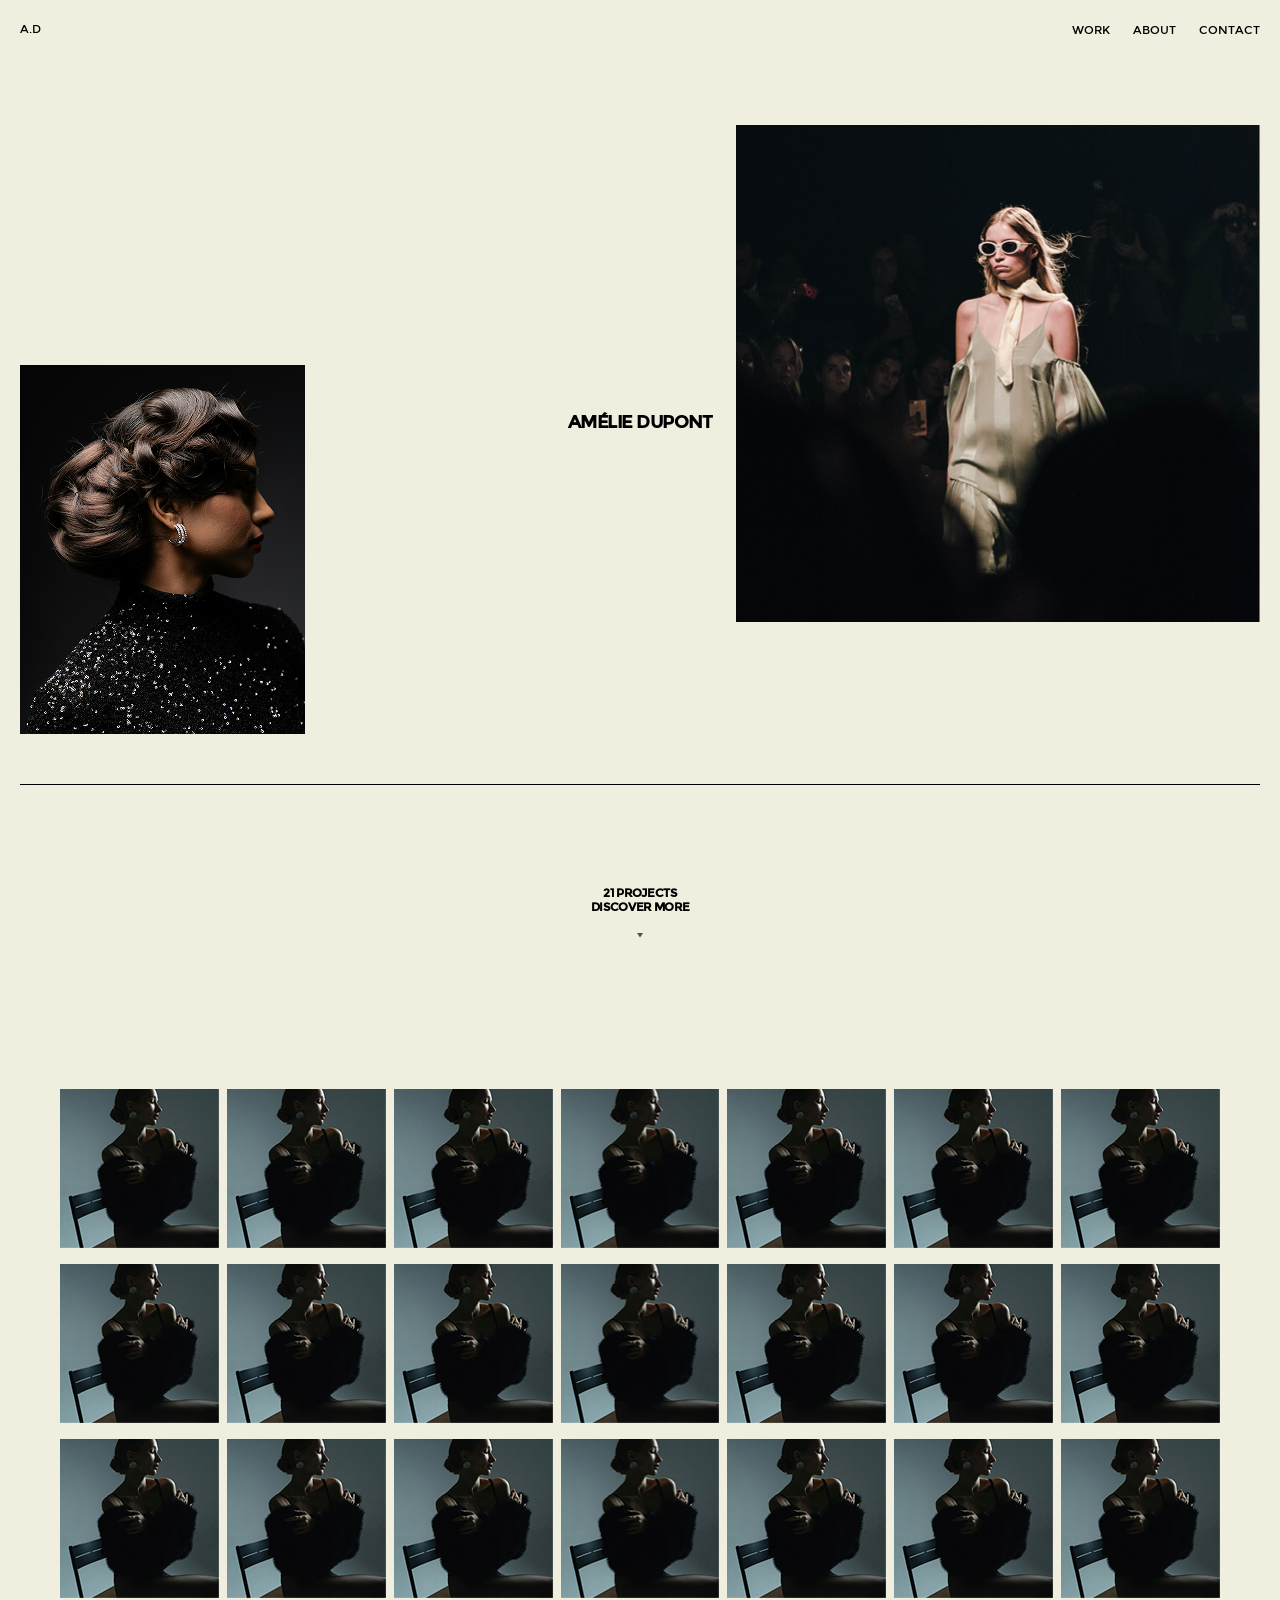
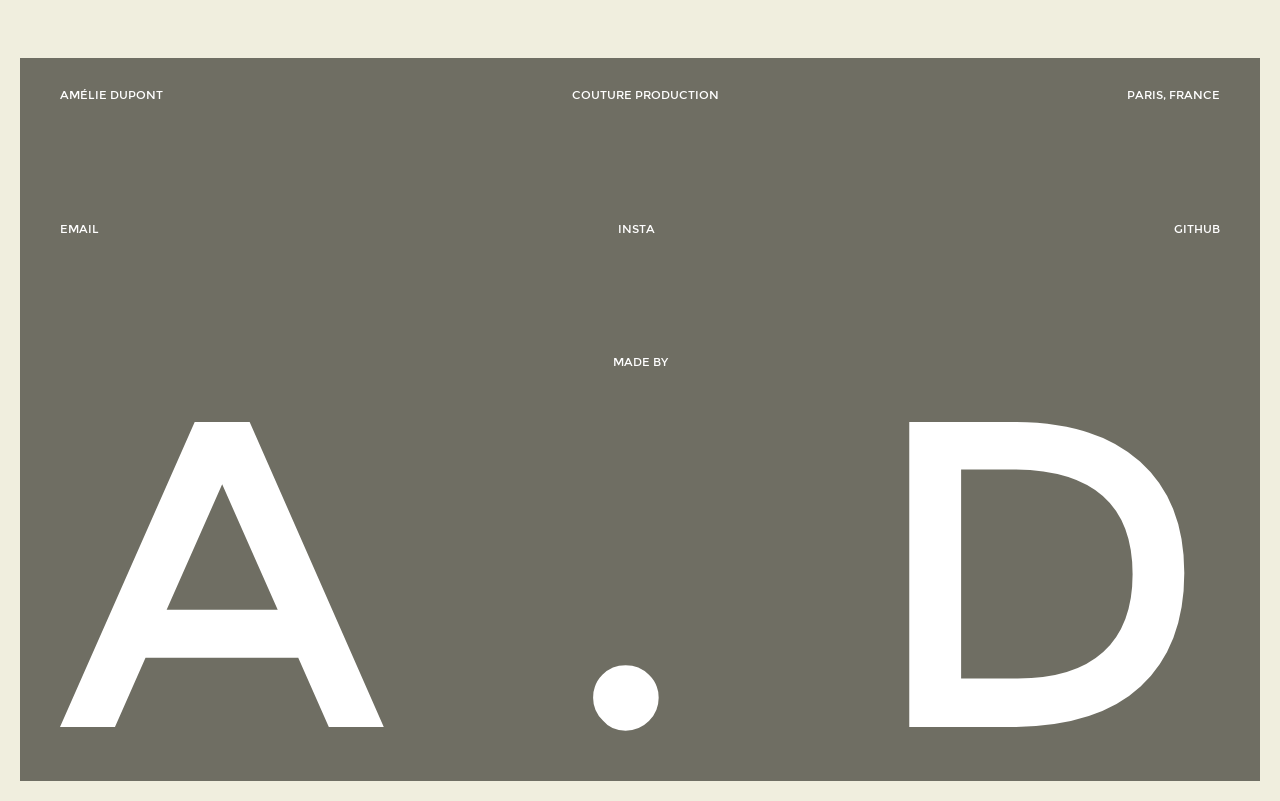
<file: index.html>
<!doctype html>
<html lang="en">
  <head>
    <meta charset="UTF-8" />
    <meta name="viewport" content="width=device-width, initial-scale=1.0" />
    <meta
      name="description"
      content="Amélie Dupont — minimalist fashion brand rooted in Parisian elegance. Discover curated collections that celebrate refined simplicity and timeless style."
    />
    <meta property="og:title" content="Amélie Dupont" />
    <meta
      property="og:description"
      content="Amélie Dupont — minimalist fashion brand rooted in Parisian elegance. Discover curated collections that celebrate refined simplicity and timeless style."
    />
    <meta property="og:url" content="https://ameliedupont.com/" />
    <meta property="og:image" content="./images/favicon.png" />
    <meta property="twitter:card" content="summary_large_image" />
    <link rel="stylesheet" href="./fonts/fonts.css" />
    <link rel="stylesheet" href="./styles/homepage-styles/global.css" />
    <link rel="stylesheet" href="./styles/homepage-styles/style.css" />
    <link rel="stylesheet" href="./styles/homepage-styles/adaptive.css" />
    <link rel="icon" href="./images/favicon.ico" sizes="any" />
    <link rel="icon" href="./images/favicon.svg?v=2" type="image/svg+xml" />
    <link rel="apple-touch-icon" href="./images/favicon.png" />
    <title>Amélie Dupont</title>
  </head>
  <body>
    <!--Header-->

    <header class="header" id="head">
      <a
        href="./index.html"
        class="header__logo-link"
        aria-label="Amélie Dupont — Home"
        >a.d</a
      >
      <nav class="header__navigation">
        <ul class="navigation__list">
          <li class="navigation__list-item">
            <a href="./pages/work.html" class="navigation__list-item-link"
              >Work</a
            >
          </li>
          <li class="navigation__list-item">
            <a href="./pages/about.html" class="navigation__list-item-link"
              >About</a
            >
          </li>

          <li class="navigation__list-item">
            <a href="#" class="navigation__list-item-link">Contact</a>
          </li>
        </ul>
      </nav>
    </header>

    <!--/Header-->

    <!--Main-->

    <main class="main">
      <section class="hero">
        <img
          src="./images/image-left.png"
          alt="Profile portrait of woman with elegant vintage updo hairstyle wearing black sequined dress and diamond earrings"
          class="hero__image-left"
        />
        <div class="hero__heading-container">
          <h1 class="hero__heading">Amélie Dupont</h1>
        </div>
        <img
          src="./images/image-right.png"
          alt="Blonde model walking down fashion runway wearing white sunglasses and flowing cream colored outfit"
          class="hero__image-right"
        />
      </section>

      <section class="projects">
        <div class="projects__discover-more">
          <h2 class="projects__discover-more_heading">
            <span class="projects__discover-more_heading-text"
              >21 projects</span
            >
            <span class="projects__discover-more_heading-text"
              >Discover more</span
            >
          </h2>
          <img
            src="./images/arrow-down.svg"
            alt=""
            class="projects__discover-more_arrow"
          />
        </div>

        <!--Grid-->

        <div class="projects__grid">
          <a
            href="https://github.com/clakoxfiles"
            class="projects__grid-item"
            target="_blank"
            rel="noopener noreferrer"
          >
            <img
              src="./images/grid-image.png"
              alt="Woman sitting on chair in dramatic silhouette wearing black outfit"
              class="projects__grid-image"
            />
            <div class="overlay">
              <p class="overlay__text">Enter</p>
            </div>
          </a>
          <a
            href="https://github.com/clakoxfiles"
            class="projects__grid-item"
            target="_blank"
            rel="noopener noreferrer"
          >
            <img
              src="./images/grid-image.png"
              alt="Woman sitting on chair in dramatic silhouette wearing black outfit"
              class="projects__grid-image"
            />
            <div class="overlay">
              <p class="overlay__text">Enter</p>
            </div>
          </a>
          <a
            href="https://github.com/clakoxfiles"
            class="projects__grid-item"
            target="_blank"
            rel="noopener noreferrer"
          >
            <img
              src="./images/grid-image.png"
              alt="Woman sitting on chair in dramatic silhouette wearing black outfit"
              class="projects__grid-image"
            />
            <div class="overlay">
              <p class="overlay__text">Enter</p>
            </div>
          </a>
          <a
            href="https://github.com/clakoxfiles"
            class="projects__grid-item"
            target="_blank"
            rel="noopener noreferrer"
          >
            <img
              src="./images/grid-image.png"
              alt="Woman sitting on chair in dramatic silhouette wearing black outfit"
              class="projects__grid-image"
            />
            <div class="overlay">
              <p class="overlay__text">Enter</p>
            </div>
          </a>
          <a
            href="https://github.com/clakoxfiles"
            class="projects__grid-item"
            target="_blank"
            rel="noopener noreferrer"
          >
            <img
              src="./images/grid-image.png"
              alt="Woman sitting on chair in dramatic silhouette wearing black outfit"
              class="projects__grid-image"
            />
            <div class="overlay">
              <p class="overlay__text">Enter</p>
            </div>
          </a>
          <a
            href="https://github.com/clakoxfiles"
            class="projects__grid-item"
            target="_blank"
            rel="noopener noreferrer"
          >
            <img
              src="./images/grid-image.png"
              alt="Woman sitting on chair in dramatic silhouette wearing black outfit"
              class="projects__grid-image"
            />
            <div class="overlay">
              <p class="overlay__text">Enter</p>
            </div>
          </a>
          <a
            href="https://github.com/clakoxfiles"
            class="projects__grid-item"
            target="_blank"
            rel="noopener noreferrer"
          >
            <img
              src="./images/grid-image.png"
              alt="Woman sitting on chair in dramatic silhouette wearing black outfit"
              class="projects__grid-image"
            />
            <div class="overlay">
              <p class="overlay__text">Enter</p>
            </div>
          </a>
          <a
            href="https://github.com/clakoxfiles"
            class="projects__grid-item"
            target="_blank"
            rel="noopener noreferrer"
          >
            <img
              src="./images/grid-image.png"
              alt="Woman sitting on chair in dramatic silhouette wearing black outfit"
              class="projects__grid-image"
            />
            <div class="overlay">
              <p class="overlay__text">Enter</p>
            </div>
          </a>
          <a
            href="https://github.com/clakoxfiles"
            class="projects__grid-item"
            target="_blank"
            rel="noopener noreferrer"
          >
            <img
              src="./images/grid-image.png"
              alt="Woman sitting on chair in dramatic silhouette wearing black outfit"
              class="projects__grid-image"
            />
            <div class="overlay">
              <p class="overlay__text">Enter</p>
            </div>
          </a>
          <a
            href="https://github.com/clakoxfiles"
            class="projects__grid-item"
            target="_blank"
            rel="noopener noreferrer"
          >
            <img
              src="./images/grid-image.png"
              alt="Woman sitting on chair in dramatic silhouette wearing black outfit"
              class="projects__grid-image"
            />
            <div class="overlay">
              <p class="overlay__text">Enter</p>
            </div>
          </a>
          <a
            href="https://github.com/clakoxfiles"
            class="projects__grid-item"
            target="_blank"
            rel="noopener noreferrer"
          >
            <img
              src="./images/grid-image.png"
              alt="Woman sitting on chair in dramatic silhouette wearing black outfit"
              class="projects__grid-image"
            />
            <div class="overlay">
              <p class="overlay__text">Enter</p>
            </div>
          </a>
          <a
            href="https://github.com/clakoxfiles"
            class="projects__grid-item"
            target="_blank"
            rel="noopener noreferrer"
          >
            <img
              src="./images/grid-image.png"
              alt="Woman sitting on chair in dramatic silhouette wearing black outfit"
              class="projects__grid-image"
            />
            <div class="overlay">
              <p class="overlay__text">Enter</p>
            </div>
          </a>
          <a
            href="https://github.com/clakoxfiles"
            class="projects__grid-item"
            target="_blank"
            rel="noopener noreferrer"
          >
            <img
              src="./images/grid-image.png"
              alt="Woman sitting on chair in dramatic silhouette wearing black outfit"
              class="projects__grid-image"
            />
            <div class="overlay">
              <p class="overlay__text">Enter</p>
            </div>
          </a>
          <a
            href="https://github.com/clakoxfiles"
            class="projects__grid-item"
            target="_blank"
            rel="noopener noreferrer"
          >
            <img
              src="./images/grid-image.png"
              alt="Woman sitting on chair in dramatic silhouette wearing black outfit"
              class="projects__grid-image"
            />
            <div class="overlay">
              <p class="overlay__text">Enter</p>
            </div>
          </a>
          <a
            href="https://github.com/clakoxfiles"
            class="projects__grid-item"
            target="_blank"
            rel="noopener noreferrer"
          >
            <img
              src="./images/grid-image.png"
              alt="Woman sitting on chair in dramatic silhouette wearing black outfit"
              class="projects__grid-image"
            />
            <div class="overlay">
              <p class="overlay__text">Enter</p>
            </div>
          </a>
          <a
            href="https://github.com/clakoxfiles"
            class="projects__grid-item"
            target="_blank"
            rel="noopener noreferrer"
          >
            <img
              src="./images/grid-image.png"
              alt="Woman sitting on chair in dramatic silhouette wearing black outfit"
              class="projects__grid-image"
            />
            <div class="overlay">
              <p class="overlay__text">Enter</p>
            </div>
          </a>
          <a
            href="https://github.com/clakoxfiles"
            class="projects__grid-item"
            target="_blank"
            rel="noopener noreferrer"
          >
            <img
              src="./images/grid-image.png"
              alt="Woman sitting on chair in dramatic silhouette wearing black outfit"
              class="projects__grid-image"
            />
            <div class="overlay">
              <p class="overlay__text">Enter</p>
            </div>
          </a>
          <a
            href="https://github.com/clakoxfiles"
            class="projects__grid-item"
            target="_blank"
            rel="noopener noreferrer"
          >
            <img
              src="./images/grid-image.png"
              alt="Woman sitting on chair in dramatic silhouette wearing black outfit"
              class="projects__grid-image"
            />
            <div class="overlay">
              <p class="overlay__text">Enter</p>
            </div>
          </a>
          <a
            href="https://github.com/clakoxfiles"
            class="projects__grid-item"
            target="_blank"
            rel="noopener noreferrer"
          >
            <img
              src="./images/grid-image.png"
              alt="Woman sitting on chair in dramatic silhouette wearing black outfit"
              class="projects__grid-image"
            />
            <div class="overlay">
              <p class="overlay__text">Enter</p>
            </div>
          </a>
          <a
            href="https://github.com/clakoxfiles"
            class="projects__grid-item"
            target="_blank"
            rel="noopener noreferrer"
          >
            <img
              src="./images/grid-image.png"
              alt="Woman sitting on chair in dramatic silhouette wearing black outfit"
              class="projects__grid-image"
            />
            <div class="overlay">
              <p class="overlay__text">Enter</p>
            </div>
          </a>
          <a
            href="https://github.com/clakoxfiles"
            class="projects__grid-item"
            target="_blank"
            rel="noopener noreferrer"
          >
            <img
              src="./images/grid-image.png"
              alt="Woman sitting on chair in dramatic silhouette wearing black outfit"
              class="projects__grid-image"
            />
            <div class="overlay">
              <p class="overlay__text">Enter</p>
            </div>
          </a>
        </div>

        <!--/Grid-->
      </section>
    </main>

    <!--/Main-->

    <!--Footer-->

    <footer class="footer">
      <div class="footer__upper-links">
        <a href="#head" class="footer__upper-links-text header-chain-link"
          >Amélie Dupont</a
        >
        <p class="footer__upper-links-text">Couture Production</p>
        <p class="footer__upper-links-text">Paris, France</p>
      </div>

      <div class="footer__middle-links">
        <ul class="footer__middle-links-socials-list">
          <li class="socials-list-item">
            <a
              href="mailto:grindhardtclako@gmail.com"
              class="socials-list-link"
              rel="noopener noreferrer"
              >Email</a
            >
          </li>
          <li class="socials-list-item">
            <a
              href="https://www.instagram.com/grindhardtclako"
              class="socials-list-link"
              target="_blank"
              rel="noopener noreferrer"
              >Insta</a
            >
          </li>
          <li class="socials-list-item">
            <a
              href="https://github.com/clakoxfiles"
              class="socials-list-link"
              target="_blank"
              rel="noopener noreferrer"
              >Github</a
            >
          </li>
        </ul>

        <div class="footer__made-by_container">
          <p class="footer__middle-links-made-by">Made by</p>
        </div>
      </div>

      <div class="footer__initials">
        <p class="footer__initials-text" aria-hidden="true">A</p>
        <p class="footer__initials-text" aria-hidden="true">.</p>
        <p class="footer__initials-text" aria-hidden="true">D</p>
      </div>
    </footer>

    <!--/Footer-->
  </body>
</html>
</file>
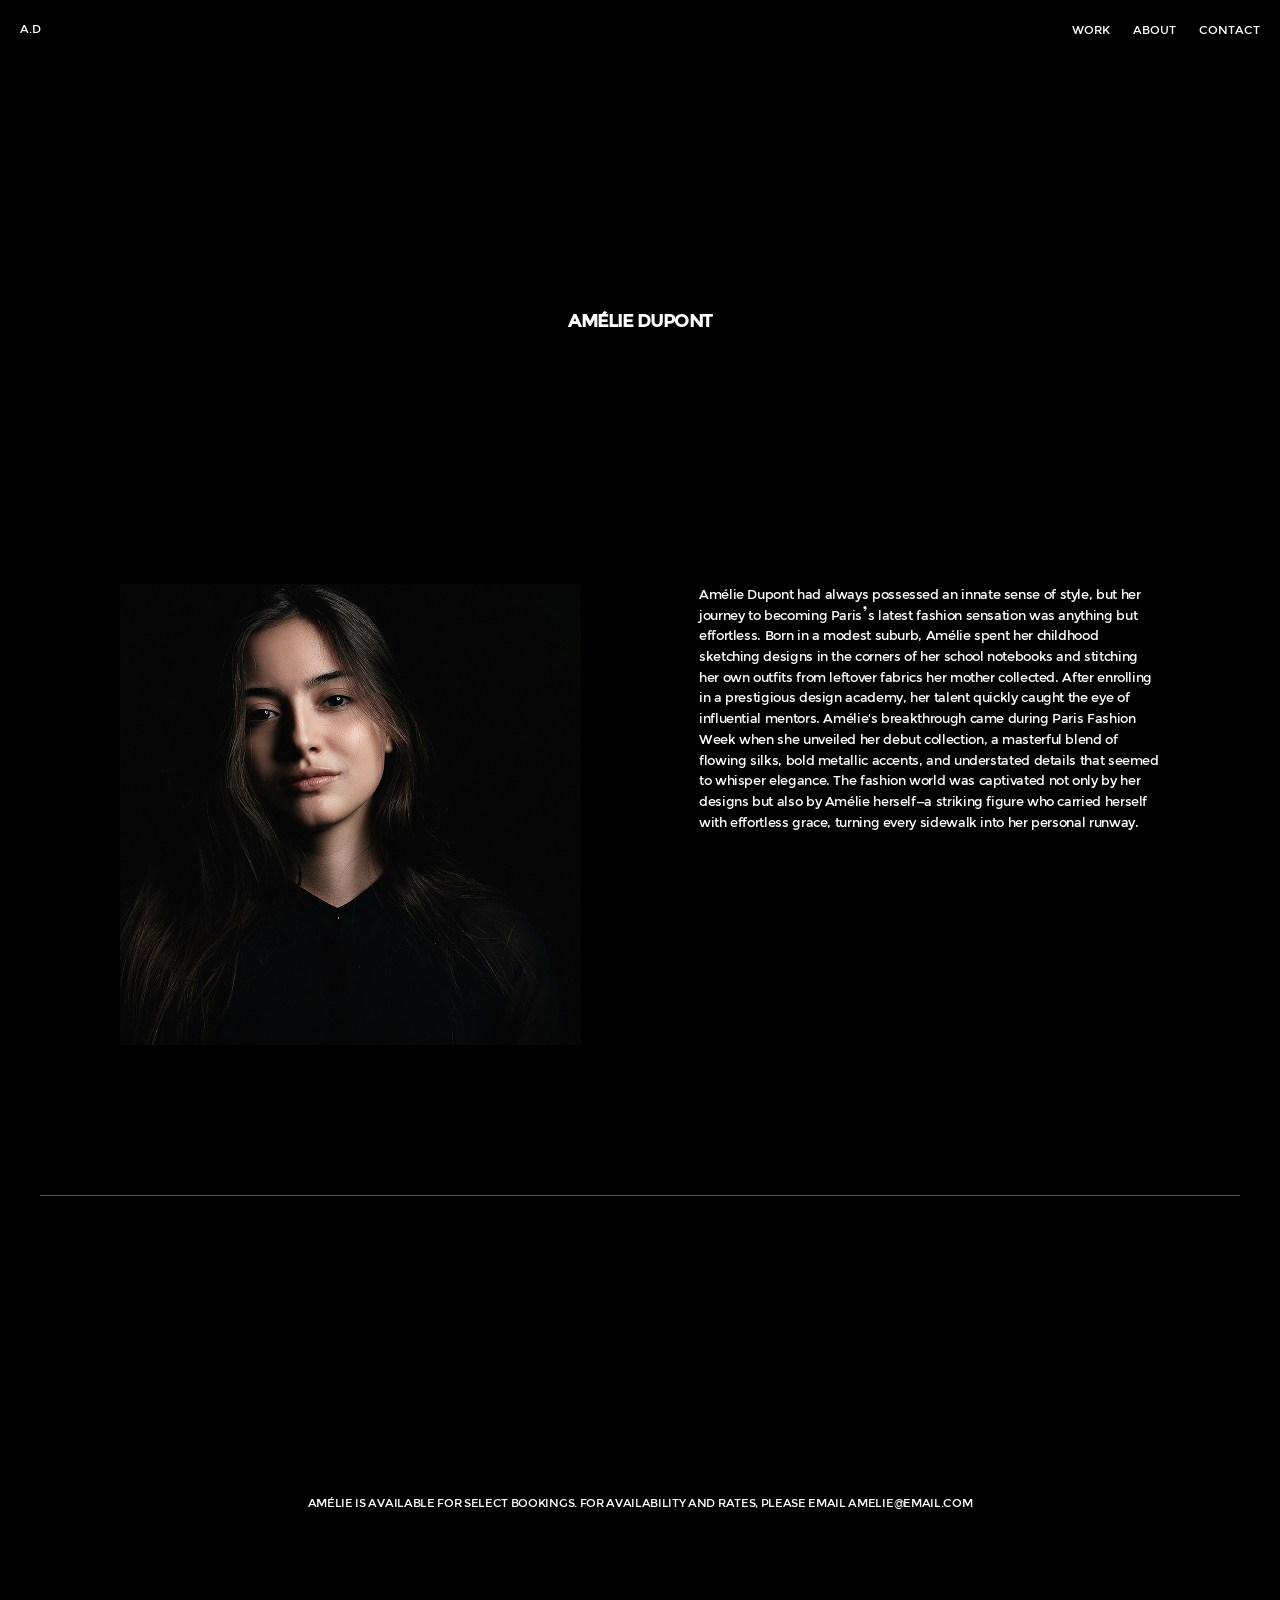
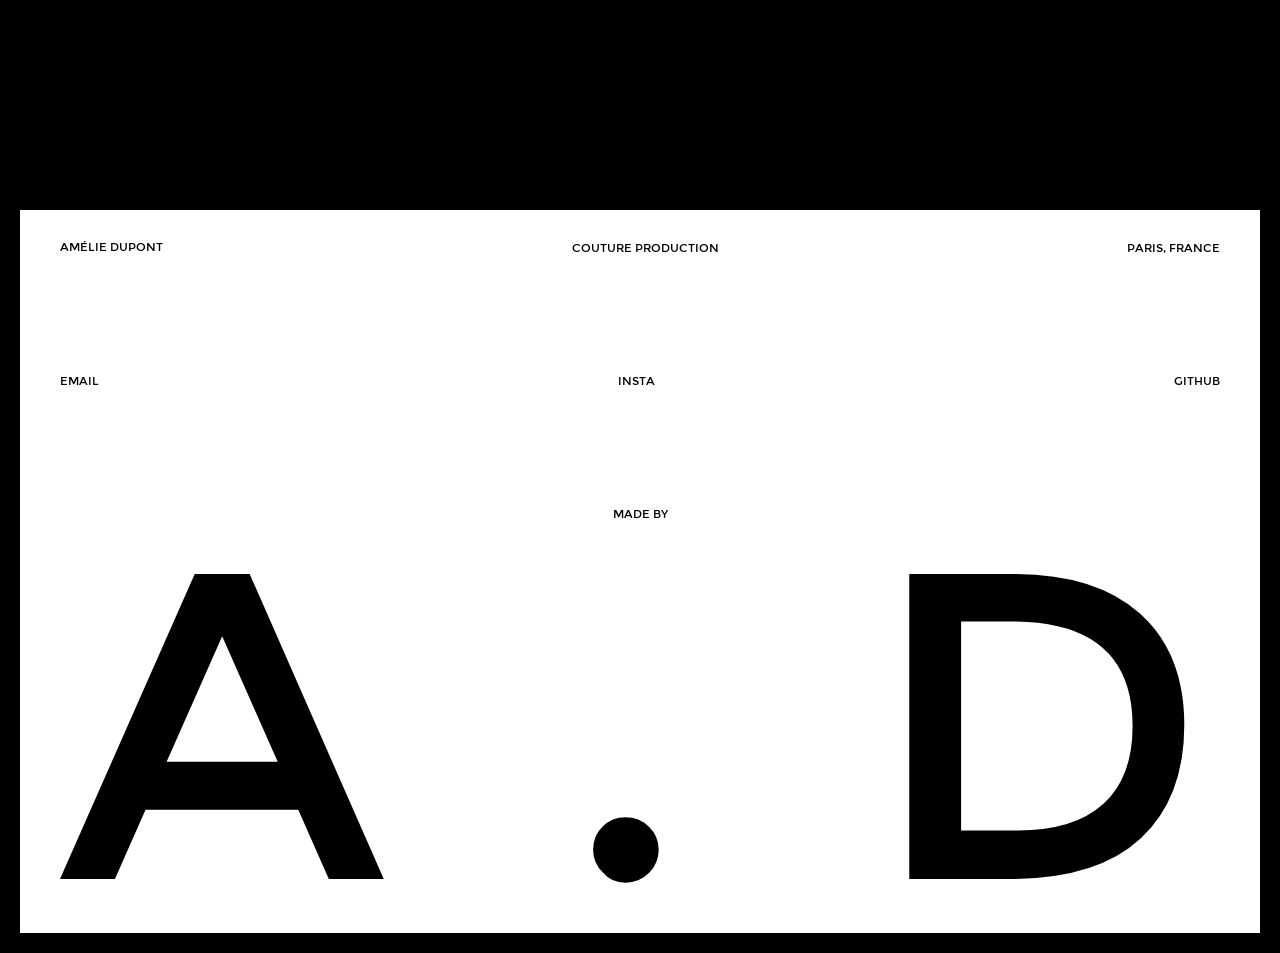
<file: pages/about.html>
<!doctype html>
<html lang="en">
  <head>
    <meta charset="UTF-8" />
    <meta name="viewport" content="width=device-width, initial-scale=1.0" />
    <meta
      name="description"
      content="mélie Dupont is a Paris-based fashion brand built on the belief that true elegance is effortless. Discover the story, vision, and values behind the brand."
    />
    <meta property="og:title" content="Amélie Dupont" />
    <meta
      property="og:description"
      content="mélie Dupont is a Paris-based fashion brand built on the belief that true elegance is effortless. Discover the story, vision, and values behind the brand."
    />
    <meta property="og:url" content="https://ameliedupont.com/about" />
    <meta property="og:image" content="../images/favicon.png" />
    <meta property="twitter:card" content="summary_large_image" />
    <link rel="stylesheet" href="../fonts/fonts.css" />
    <link rel="stylesheet" href="../styles/about-styles/global.css" />
    <link rel="stylesheet" href="../styles/about-styles/style.css" />
    <link rel="stylesheet" href="../styles/about-styles/adaptive.css" />
    <link rel="icon" href="../images/favicon.ico" sizes="any" />
    <link rel="icon" href="../images/favicon.svg?v=2" type="image/svg+xml" />
    <link rel="apple-touch-icon" href="../images/favicon.png" />
    <title>Amélie Dupont. About</title>
  </head>
  <body>
    <!--Header-->

    <header class="header" id="head">
      <a
        href="../index.html"
        class="header__logo-link"
        aria-label="Amélie Dupont — Home"
        >a.d</a
      >
      <nav class="header__navigation">
        <ul class="navigation__list">
          <li class="navigation__list-item">
            <a href="./work.html" class="navigation__list-item-link">Work</a>
          </li>
          <li class="navigation__list-item">
            <a href="./about.html" class="navigation__list-item-link">About</a>
          </li>

          <li class="navigation__list-item">
            <a href="#" class="navigation__list-item-link">Contact</a>
          </li>
        </ul>
      </nav>
    </header>
    <!--/Header-->

    <main class="main">
      <!--Hero-->

      <section class="hero">
        <div class="hero__heading-container">
          <h1 class="hero__heading">Amélie Dupont</h1>
        </div>
      </section>
      <!--/Hero-->

      <section class="main__bio">
        <div class="main__bio-container">
          <img
            src="../images/about-page-images/portrait.png"
            alt="Portrait of Amélie Dupont"
            class="main__bio-image"
          />
          <p class="main__bio-text">
            Amélie Dupont had always possessed an innate sense of style, but her
            journey to becoming Paris’s latest fashion sensation was anything
            but effortless. Born in a modest suburb, Amélie spent her childhood
            sketching designs in the corners of her school notebooks and
            stitching her own outfits from leftover fabrics her mother
            collected. After enrolling in a prestigious design academy, her
            talent quickly caught the eye of influential mentors. Amélie's
            breakthrough came during Paris Fashion Week when she unveiled her
            debut collection, a masterful blend of flowing silks, bold metallic
            accents, and understated details that seemed to whisper elegance.
            The fashion world was captivated not only by her designs but also by
            Amélie herself—a striking figure who carried herself with effortless
            grace, turning every sidewalk into her personal runway.
          </p>
        </div>
      </section>

      <section class="main__contact">
        <p class="main__contact-text">
          Amélie is available for select bookings.
          <a href="mailto: amelie@email.com" class="main__contact-link"
            >For availability and rates,
            please email amelie@email.com</a
          >
        </p>
      </section>
    </main>

    <!--Footer-->

    <footer class="footer">
      <div class="footer__upper-links">
        <a href="#head" class="footer__upper-links-text header-chain-link"
          >Amélie Dupont</a
        >
        <p class="footer__upper-links-text">Couture Production</p>
        <p class="footer__upper-links-text">Paris, France</p>
      </div>

      <div class="footer__middle-links">
        <ul class="footer__middle-links-socials-list">
          <li class="socials-list-item">
            <a
              href="mailto:grindhardtclako@gmail.com"
              class="socials-list-link"
              rel="noopener noreferrer"
              >Email</a
            >
          </li>
          <li class="socials-list-item">
            <a
              href="https://www.instagram.com/grindhardtclako"
              class="socials-list-link"
              target="_blank"
              rel="noopener noreferrer"
              >Insta</a
            >
          </li>
          <li class="socials-list-item">
            <a
              href="https://github.com/clakoxfiles"
              class="socials-list-link"
              target="_blank"
              rel="noopener noreferrer"
              >Github</a
            >
          </li>
        </ul>

        <div class="footer__made-by_container">
          <p class="footer__middle-links-made-by">Made by</p>
        </div>
      </div>

      <div class="footer__initials">
        <p class="footer__initials-text" aria-hidden="true">A</p>
        <p class="footer__initials-text" aria-hidden="true">.</p>
        <p class="footer__initials-text" aria-hidden="true">D</p>
      </div>
    </footer>

    <!--/Footer-->
  </body>
</html>
</file>
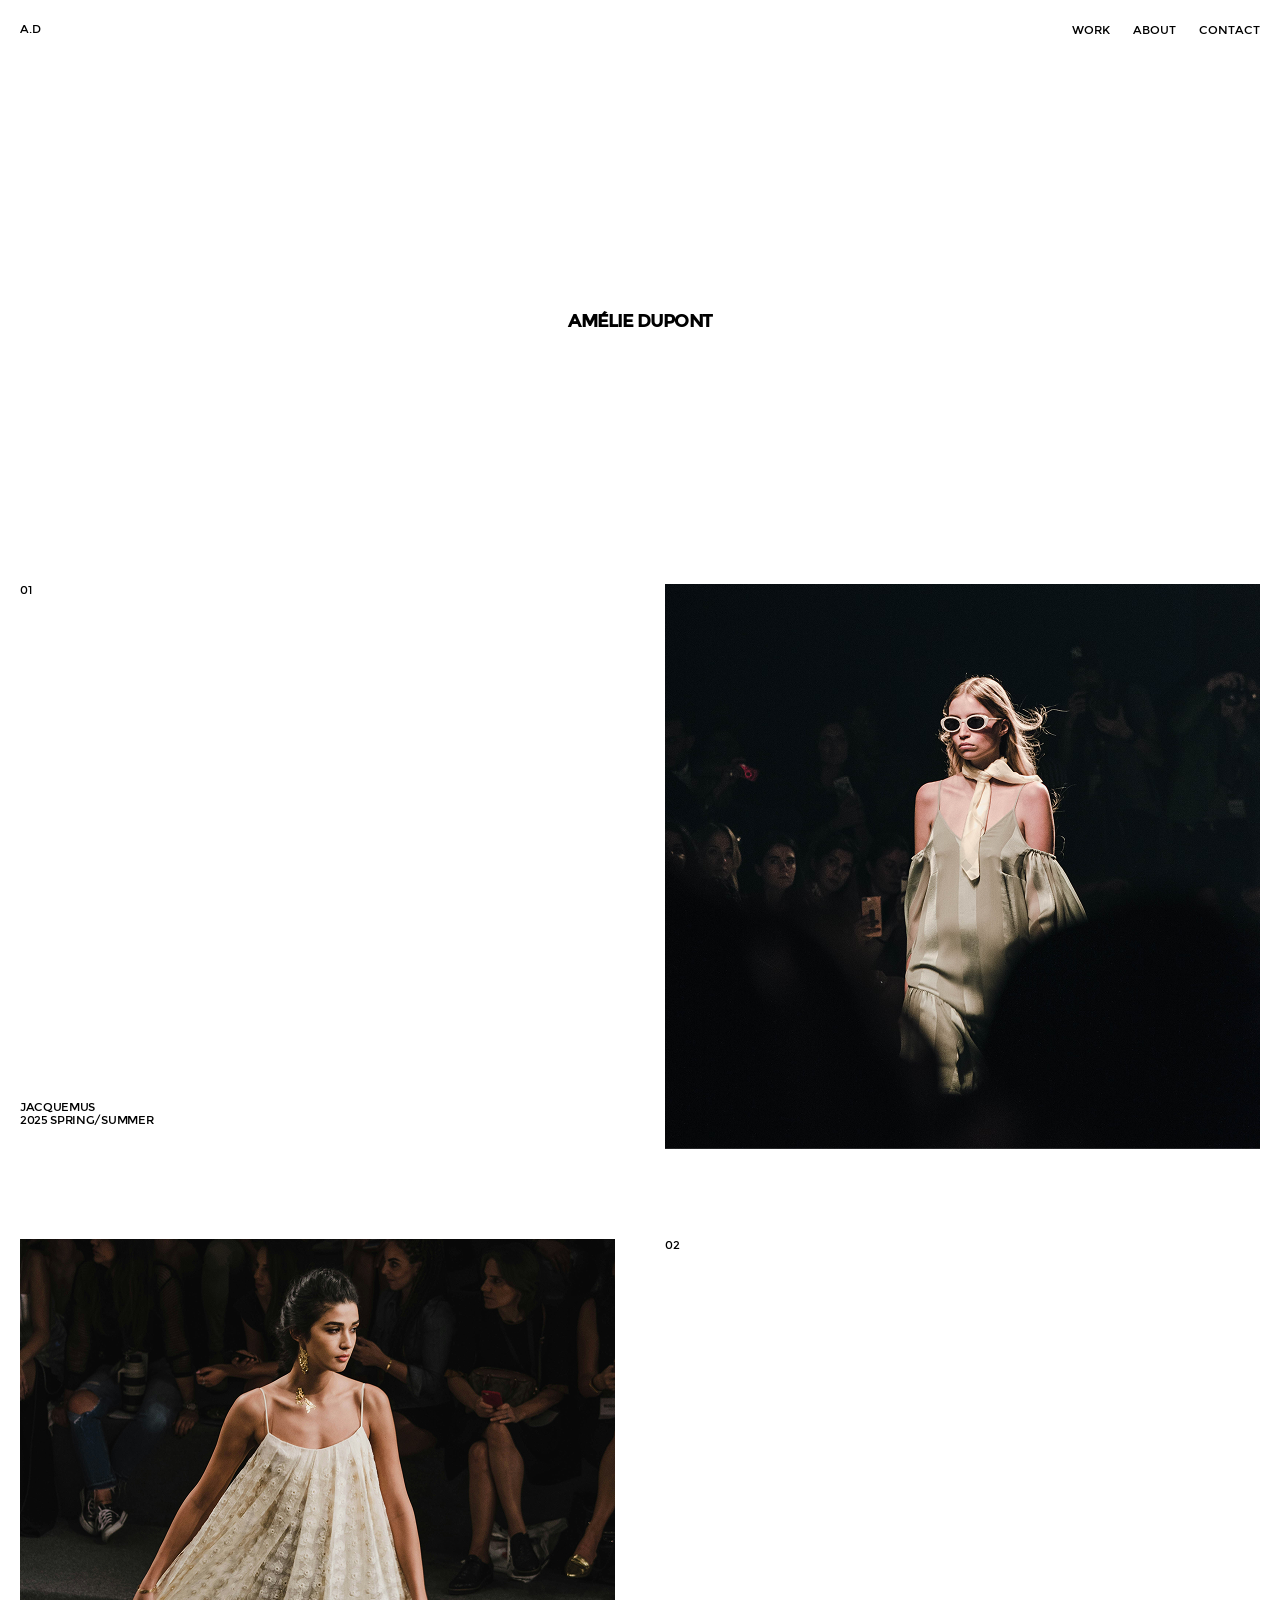
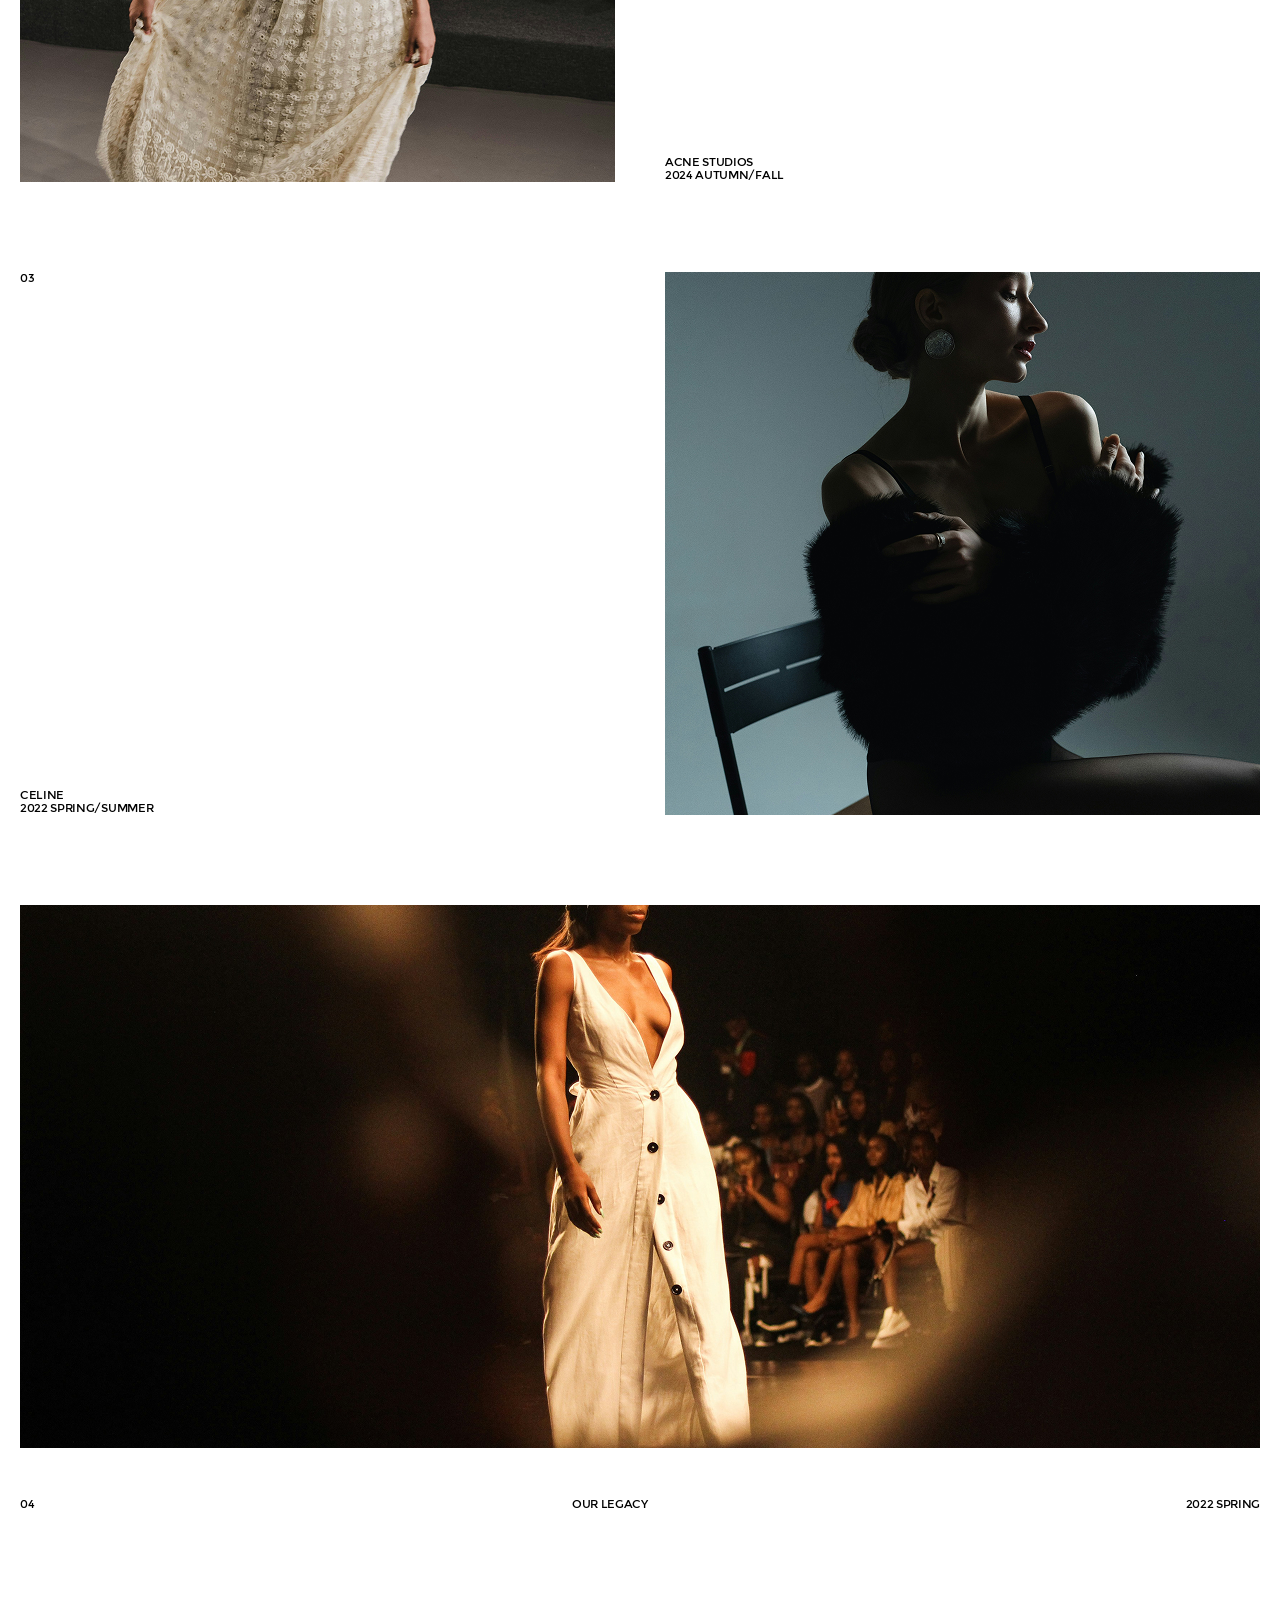
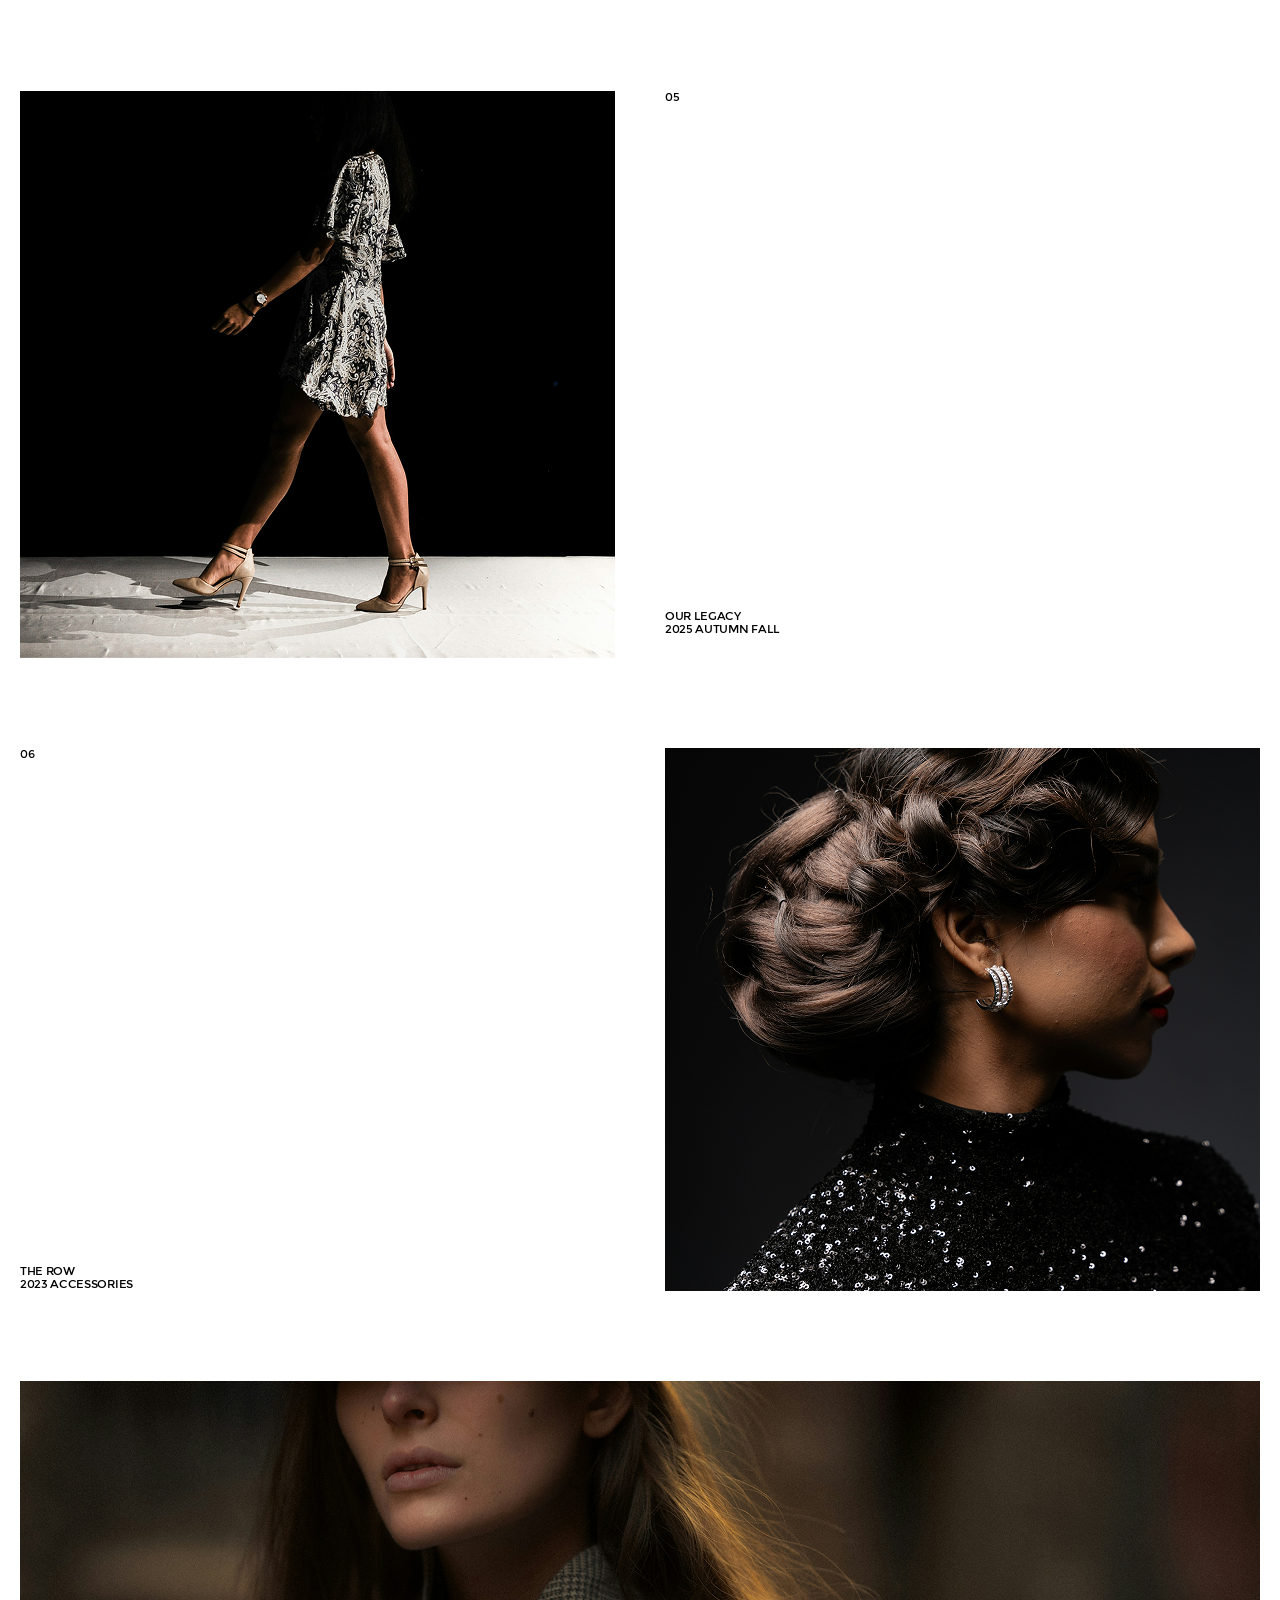
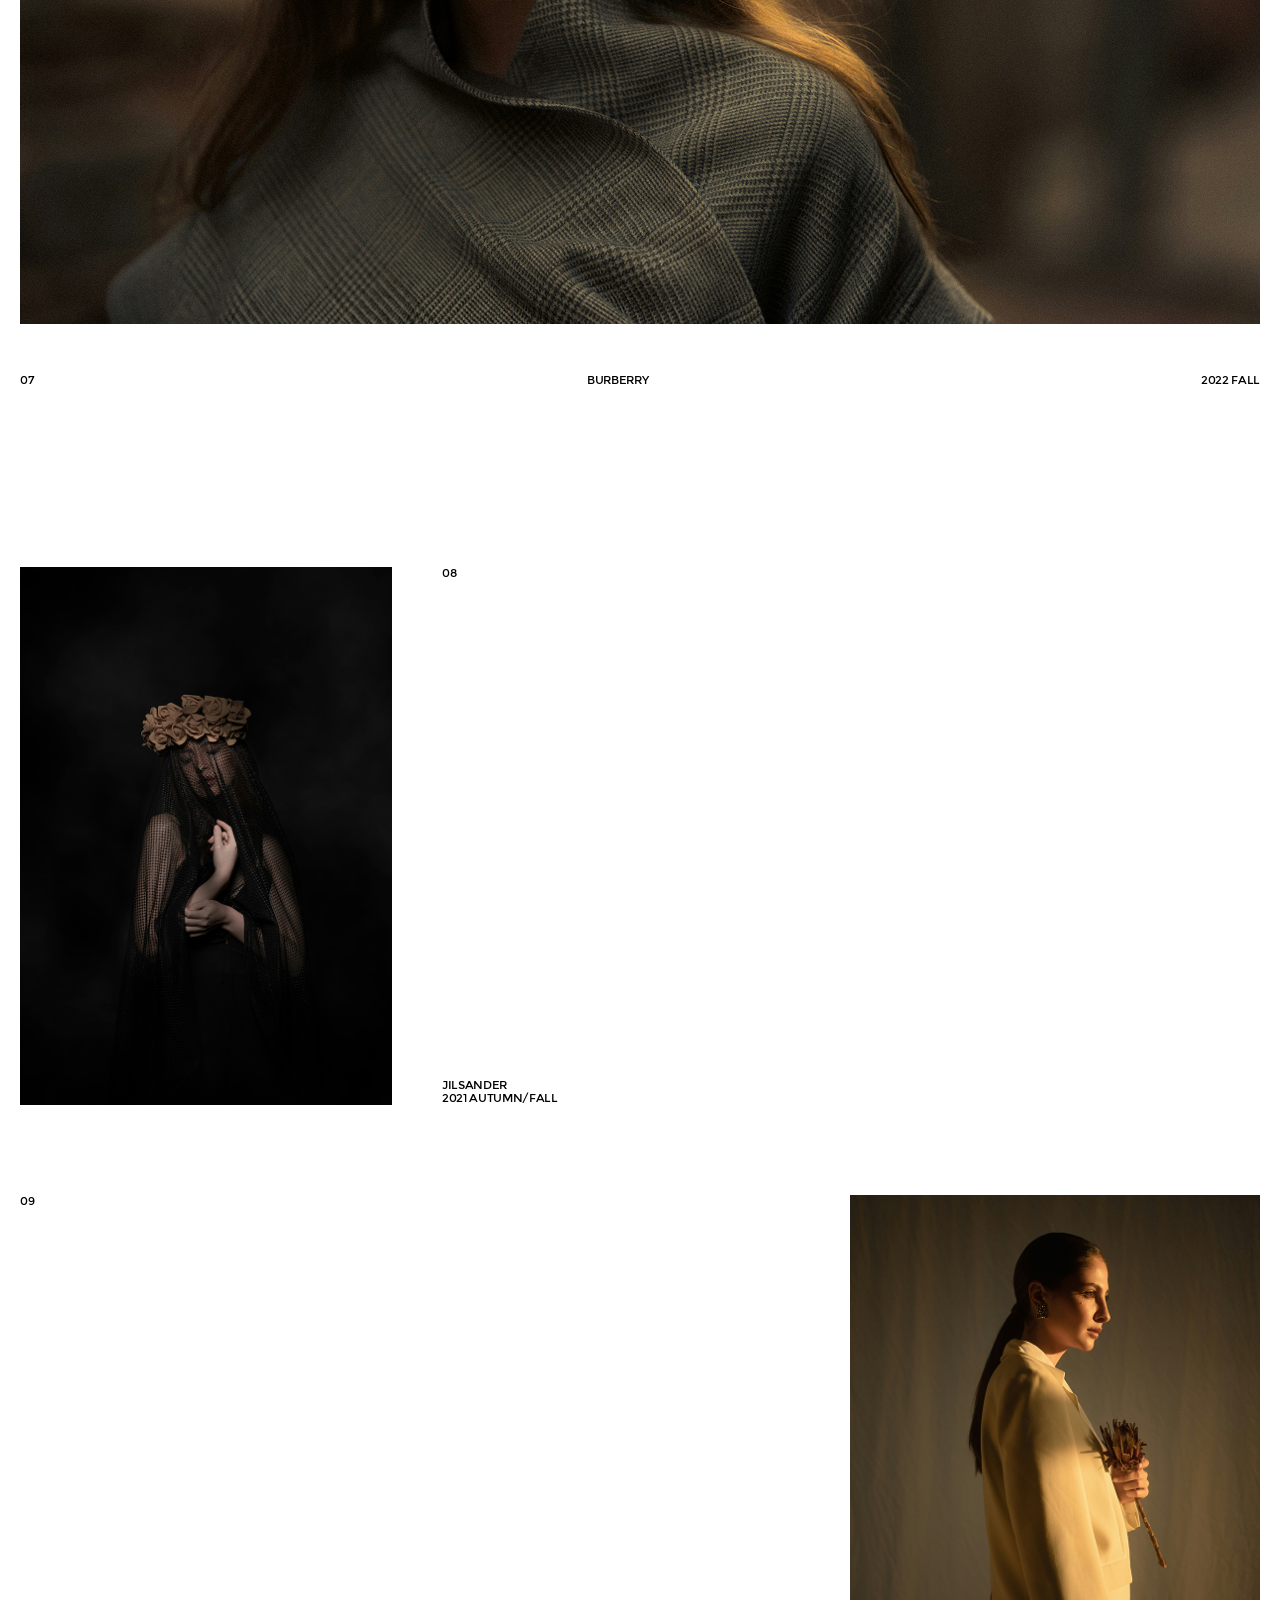
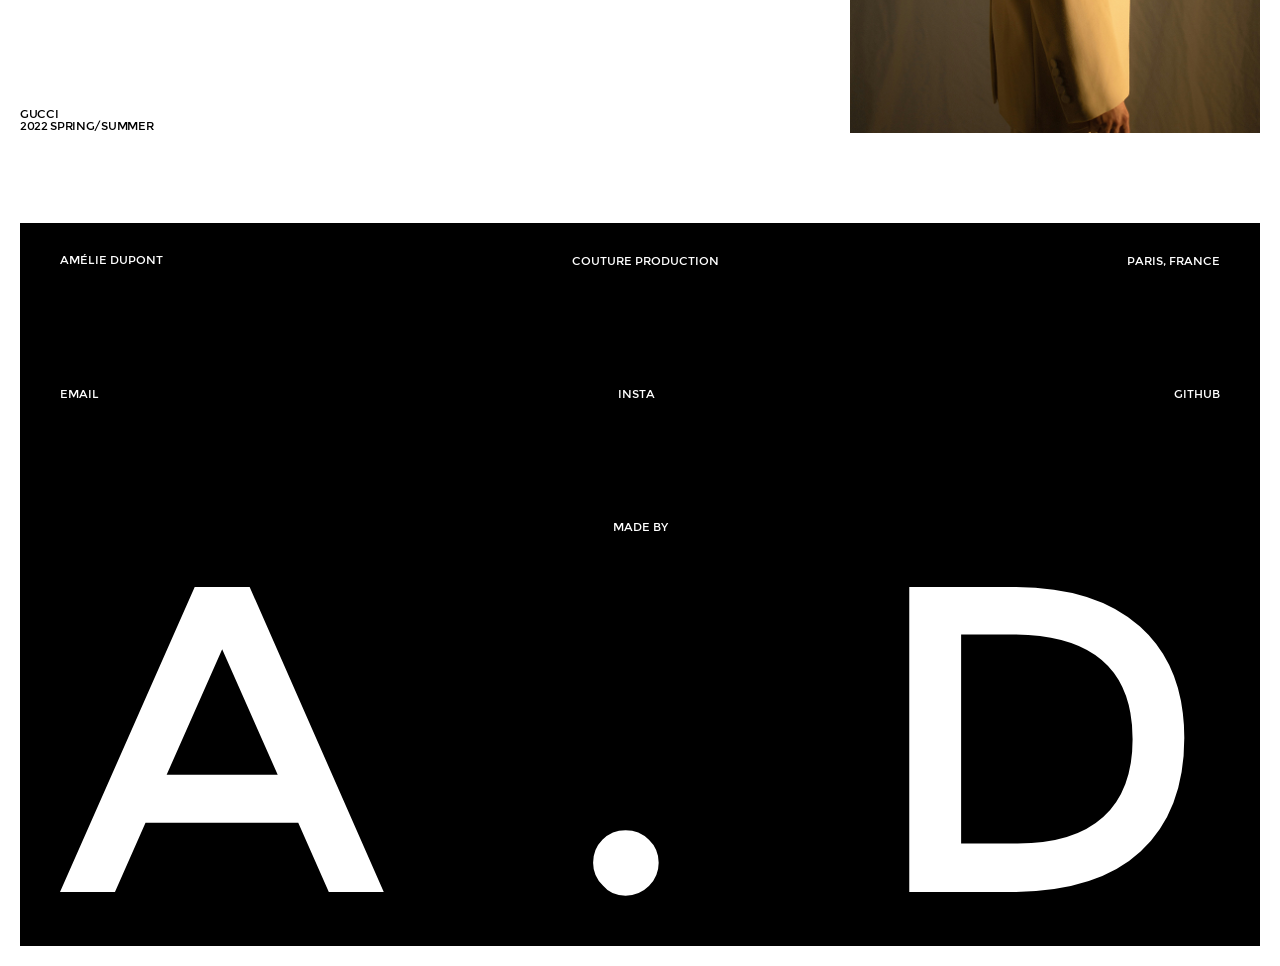
<file: pages/work.html>
<!doctype html>
<html lang="en">
  <head>
    <meta charset="UTF-8" />
    <meta name="viewport" content="width=device-width, initial-scale=1.0" />
    <meta
      name="description"
      content="Explore Amélie Dupont's collections — where Parisian minimalism meets contemporary fashion. Each piece tells a story of quiet confidence and refined craft."
    />
    <meta property="og:title" content="Amélie Dupont" />
    <meta
      property="og:description"
      content="Explore Amélie Dupont's collections — where Parisian minimalism meets contemporary fashion. Each piece tells a story of quiet confidence and refined craft."
    />
    <meta property="og:url" content="https://ameliedupont.com/work" />
    <meta property="og:image" content="../images/favicon.png" />
    <meta property="twitter:card" content="summary_large_image" />
    <link rel="stylesheet" href="../fonts/fonts.css" />
    <link rel="stylesheet" href="../styles/work-styles/global.css" />
    <link rel="stylesheet" href="../styles/work-styles/style.css" />
    <link rel="stylesheet" href="../styles/work-styles/adaptive.css" />
    <link rel="icon" href="../images/favicon.ico" sizes="any" />
    <link rel="icon" href="../images/favicon.svg?v=2" type="image/svg+xml" />
    <link rel="apple-touch-icon" href="../images/favicon.png" />
    <title>Amélie Dupont. Work</title>
  </head>
  <body>
    <!--Header-->

    <header class="header" id="head">
      <a
        href="../index.html"
        class="header__logo-link"
        aria-label="Amélie Dupont — Home"
        >a.d</a
      >
      <nav class="header__navigation">
        <ul class="navigation__list">
          <li class="navigation__list-item">
            <a href="./work.html" class="navigation__list-item-link">Work</a>
          </li>
          <li class="navigation__list-item">
            <a href="./about.html" class="navigation__list-item-link">About</a>
          </li>

          <li class="navigation__list-item">
            <a href="#" class="navigation__list-item-link">Contact</a>
          </li>
        </ul>
      </nav>
    </header>

    <!--/Header-->

    <!--Main-->

    <main class="main">
      <!--Hero-->

      <section class="hero">
        <div class="hero__heading-container">
          <h1 class="hero__heading">Amélie Dupont</h1>
        </div>
      </section>

      <!--/Hero-->

      <!--Grid-->

      <div class="grid">
        <!--1 card-->

        <section class="grid__evenly-card">
          <div class="card__text_container">
            <p>01</p>
            <p class="text_container__padded-text">
              Jacquemus <br />
              2025 Spring/Summer
            </p>
          </div>
          <img
            src="../images/work-page-images/first.png"
            alt="A blonde model walks the runway wearing a light sage green slip dress with voluminous off-the-shoulder puff sleeves, white oval sunglasses, and a cream silk neck scarf tied at the collar, with audience members visible in the dark background."
            class="card__evenly-image"
          />
        </section>

        <!--2 card-->

        <section class="grid__evenly-card">
          <img
            src="../images/work-page-images/second.png"
            alt="A model with dark hair walks the runway in a flowing cream-colored embroidered maxi dress with thin spaghetti straps, holding the sides of the wide skirt outward, accessorized with gold drop earrings and a delicate gold necklace."
            class="card__evenly-image"
          />
          <div class="card__text_container">
            <p>02</p>
            <p>
              acne studios <br />
              2024 autumn/fall
            </p>
          </div>
        </section>

        <!--3 card-->

        <section class="grid__evenly-card">
          <div class="card__text_container">
            <p>03</p>
            <p>
              celine <br />
              2022 Spring/Summer
            </p>
          </div>
          <img
            src="../images/work-page-images/third.png"
            alt="A woman sits on a black chair in a moody studio portrait, wearing a black spaghetti-strap bodysuit with fluffy black fur arm warmers, large round crystal earrings, and a ring, captured in dramatic side-profile lighting."
            class="card__evenly-image"
          />
        </section>

        <!--4 card-->

        <section class="grid__hero-card">
          <img
            src="../images/work-page-images/fourth.png"
            alt="A model walks the runway in a long white sleeveless button-front dress with a deep plunging V-neckline and a cinched waist, with audience members seated in the dimly lit background."
            class="hero-card__image"
          />
          <div class="hero-card__text_container">
            <p>04</p>
            <p>our legacy</p>
            <p>2022 spring</p>
          </div>
        </section>

        <!--5 card-->

        <section class="grid__evenly-card">
          <img
            src="../images/work-page-images/fifth.png"
            alt="A model walks the runway in profile wearing a short black-and-white paisley patterned dress with ruffled short sleeves, nude ankle-strap stiletto heels, and a wristwatch, against a dark background with a white runway floor."
            class="card__evenly-image"
          />
          <div class="card__text_container">
            <p>05</p>
            <p class="text_container__padded-text">
              our legacy <br />
              2025 autumn fall
            </p>
          </div>
        </section>

        <!--6 card-->

        <section class="grid__evenly-card">
          <div class="card__text_container">
            <p>06</p>
            <p>
              the row <br />
              2023 accessories
            </p>
          </div>
          <img
            src="../images/work-page-images/sixth.png"
            alt="A close-up side profile of a woman with an intricate braided updo hairstyle, wearing small crystal-encrusted hoop earrings and bold red lipstick, dressed in a black sequined high-neck top against a dark background."
            class="card__evenly-image"
          />
        </section>

        <!--7 card-->

        <section class="grid__hero-card">
          <img
            src="../images/work-page-images/seventh.png"
            alt="A close-up shot of a woman's lower face and neck with long brown hair, wearing a grey houndstooth patterned coat with an oversized high collar, captured outdoors with a softly blurred background."
            class="hero-card__image"
          />
          <div class="hero-card__text_container">
            <p>07</p>
            <p>burberry</p>
            <p>2022 fall</p>
          </div>
        </section>

        <!--8 card-->

        <section class="grid__un-evenly-card-eight">
          <img
            src="../images/work-page-images/eighth.png"
            alt="A woman stands against a dark smoky background wearing a black mesh veil and a crown of beige fabric roses, her face partially hidden behind the veil, hands gently clasped in front of her chest, dressed in a black outfit."
            class="card__evenly-image"
          />
          <div class="card__text_container">
            <p>08</p>
            <p>
              jilsander <br />
              2021 autumn/fall
            </p>
          </div>
        </section>

        <!--9 card-->

        <section class="grid__un-evenly-card-ninth">
          <div class="card__text_container">
            <p>09</p>
            <p>
              gucci <br />
              2022 Spring/Summer
            </p>
          </div>
          <img
            src="../images/work-page-images/ninth.png"
            alt="A woman stands in profile against a warm grey backdrop, wearing a cream oversized blazer with slicked-back hair in a low ponytail and dangling earrings, holding a dried artichoke stem in her hands under dramatic side lighting."
            class="card__evenly-image"
          />
        </section>
      </div>

      <!--/Grid-->
    </main>

    <!--/Main-->

    <!--Footer-->

    <footer class="footer">
      <div class="footer__upper-links">
        <a href="#head" class="footer__upper-links-text header-chain-link">Amélie Dupont</a>
        <p class="footer__upper-links-text">Couture Production</p>
        <p class="footer__upper-links-text">Paris, France</p>
      </div>

      <div class="footer__middle-links">
        <ul class="footer__middle-links-socials-list">
          <li class="socials-list-item">
            <a
              href="mailto:grindhardtclako@gmail.com"
              class="socials-list-link"
              rel="noopener noreferrer"
              >Email</a
            >
          </li>
          <li class="socials-list-item">
            <a
              href="https://www.instagram.com/grindhardtclako"
              class="socials-list-link"
              target="_blank"
              rel="noopener noreferrer"
              >Insta</a
            >
          </li>
          <li class="socials-list-item">
            <a
              href="https://github.com/clakoxfiles"
              class="socials-list-link"
              target="_blank"
              rel="noopener noreferrer"
              >Github</a
            >
          </li>
        </ul>

        <div class="footer__made-by_container">
          <p class="footer__middle-links-made-by">Made by</p>
        </div>
      </div>

      <div class="footer__initials">
        <p class="footer__initials-text" aria-hidden="true">A</p>
        <p class="footer__initials-text" aria-hidden="true">.</p>
        <p class="footer__initials-text" aria-hidden="true">D</p>
      </div>
    </footer>

    <!--/Footer-->
  </body>
</html>
</file>
<file: fonts/fonts.css>
@font-face {
    font-family: 'Nats';
    src: url(./nats400.ttf) format('truetype');
}
</file>
<file: styles/homepage-styles/global.css>
html {
  scroll-behavior: smooth;
}

*,
*::before,
*::after {
  box-sizing: border-box;
}

*::selection {
  background-color: #6F6E63;
  color: white;
}

body {
    margin: 0;
    font-family: Nats, sans-serif;
    background-color: #F0EEDE;
}

h1,
h2,
h3,
h4,
h5,
h6,
p,
ul,
ol,
li,
blockquote {
  margin: 0;
  padding: 0;
  list-style: none;

}

a {
  text-decoration: none;
  color: inherit;
}

img {
  max-width: 100%;
  height: auto;
  display: block;
}

button {
  font: inherit;
}
</file>
<file: styles/homepage-styles/style.css>
/* Header */

.header {
    display: flex;
    justify-content: space-between;
    align-items: center;
    padding: 10px 20px;
    font-size: 1rem;
    text-transform: uppercase;
    margin-bottom: 55px;
}

.navigation__list {
    display: flex;
    padding-top: 3px;
    gap: 23px;
}

.navigation__list-item-link {
    border-bottom: solid 1px transparent;
    transition: border-color 300ms ease;
}

.navigation__list-item-link:hover {
    border-bottom: solid 1px black;
}

/* Hero section */

.hero {
    margin: 0 20px;
    display: grid;
    grid-template-columns: 1fr 1fr 524px;
    align-items: center;
    margin-bottom: 50px;
}

.hero__image-left {
    grid-column: 1;
    align-self: end;
}

.hero__heading-container {
    grid-column: 2;
    height: 623px;
    display: flex;
    justify-content: center;
    align-items: center;
    margin-left: 165px;
    text-transform: uppercase;
}

.hero__heading {
    font-size: 1.5rem;
    line-height: 0.95;
    letter-spacing: -0.02em;
}

.hero__image-right {
    grid-column: 3;
    align-self: start;
    padding-top: 14px;
}

/* Projects section */

.projects {
    margin: 0 20px;
    border-top: solid 1px black;
}

.projects__discover-more {
    display: flex;
    flex-direction: column;
    justify-content: center;
    align-items: center;
    min-height: 254px;
    margin-bottom: 50px;
}

.projects__discover-more_heading {
    text-align: center;
    text-transform: uppercase;
    margin-bottom: 20px;
}

.projects__discover-more_heading-text {
    display: block;
    font-size: 1rem;
    line-height: 0.85;
    letter-spacing: -0.02em;
}

.projects__grid {
    margin: 0 40px;
    margin-bottom: 60px;
    display: grid;
    grid-template-columns: repeat(7, 1fr);
    gap: 16px 8px;
}

.projects__grid-item {
    position: relative;
}

.projects__grid-image {
    width: 100%;
    height: 100%;
    object-fit: cover; /* обрежет края, сохранит пропорции, заполнит ячейку */
    display: block;
}

.overlay {
    inset: 0;
    width: 100%;
    height: 100%;
    position: absolute;
    display: flex;
    justify-content: center;
    align-items: center;
    background-color: transparent;
    color: transparent;
    transition: 400ms;
}

.overlay__text {
    font-size: 1.125rem;
    line-height: 1.1;
    letter-spacing: -0.02em;
    text-transform: uppercase;
}

.projects__grid-item:hover .overlay {
    background-color: #6f6e63;
    color: white;
}

/* Footer */

/* Upper-links */

.footer {
    margin: 0px 20px;
    margin-bottom: 20px;
    background-color: #6f6e63;
    overflow: hidden;
    -webkit-user-select: none;
    user-select: none;
}

.footer__upper-links {
    padding: 20px 40px;
    display: flex;
    justify-content: space-between;
    align-items: center;
    margin-bottom: 60px;
    position: relative;
    z-index: 1;
}
.header-chain-link {
    border-bottom: solid 1px transparent;
    transition: border-color 300ms ease;
}

.header-chain-link:hover {
    border-bottom: solid 1px rgb(255, 255, 255);
}

.footer__upper-links-text {
    font-size: 1rem;
    text-transform: uppercase;
    color: white;
}

/* Middle-links */

.footer__middle-links-socials-list {
    padding: 20px 40px;
    display: flex;
    justify-content: space-between;
    align-items: center;
    margin-bottom: 80px;
    position: relative;
    z-index: 1;
}

.socials-list-link {
    font-size: 1rem;
    text-transform: uppercase;
    color: white;
    border-bottom: solid 1px transparent;
    transition: border-color 300ms ease;
}

.socials-list-link:hover {
    border-bottom: solid 1px rgb(255, 255, 255);
}

.footer__made-by_container {
    display: flex;
    justify-content: center;
    align-items: center;
}

.footer__middle-links-made-by {
    font-size: 1rem;
    text-transform: uppercase;
    color: white;
    position: relative;
    z-index: 1;
}

/* Initials-links */

.footer__initials {
    display: flex;
    justify-content: space-between;
    margin: 0 40px;
    padding-bottom: 40px;
}


.footer__initials-text {
    font-size: 37.8125rem;
    line-height: 0.6;
    letter-spacing: 0.02em;
    color: white;
}
</file>
<file: styles/homepage-styles/adaptive.css>
/* Tablet */

@media (max-width: 1279px) {
  .hero {
    grid-template-columns: 1fr 1fr 2fr;
  }

  .hero__heading-container {
    height: auto;
    min-height: 400px;
    margin-left: 0;
  }

  .projects__grid {
    grid-template-columns: repeat(4, 1fr);
  }

  .footer__initials-text {
    font-size: 24rem;
  }
}

/* Mobile */

@media (max-width: 799px) {
  .header {
    padding: 10px 16px;
    margin-bottom: 24px;
  }

  .hero {
    margin: 0 16px;
    grid-template-columns: 1fr 1fr;
    margin-bottom: 30px;
  }

  .hero__image-left {
    display: none;
  }

  .hero__heading-container {
    grid-column: 1;
    height: auto;
    min-height: 160px;
    margin-left: 0;
    justify-content: flex-start;
    align-items: flex-end;
  }

  .hero__image-right {
    grid-column: 2;
    padding-top: 0;
  }

  .projects {
    margin: 0 16px;
  }

  .projects__discover-more {
    min-height: 160px;
    margin-bottom: 24px;
  }

  .projects__grid {
    grid-template-columns: repeat(3, 1fr);
    margin: 0 16px;
    margin-bottom: 30px;
    gap: 8px 4px;
  }

  .footer {
    margin: 0 16px;
    margin-bottom: 16px;
  }

  .footer__upper-links {
    padding: 16px 20px;
    margin-bottom: 30px;
  }

  .footer__upper-links-text {
    font-size: 0.7rem;
  }

  .footer__middle-links-socials-list {
    padding: 16px 20px;
    margin-bottom: 40px;
  }

  .socials-list-link {
    font-size: 0.7rem;
  }

  .footer__middle-links-made-by {
    font-size: 0.9rem;
  }

  .footer__initials {
    margin: 0 20px;
  }

  .footer__initials-text {
    font-size: 14rem;
  }
}
</file>
<file: styles/about-styles/global.css>
html {
  scroll-behavior: smooth;
}

*,
*::before,
*::after {
  box-sizing: border-box;
}

*::selection {
  background-color: white;
  color: rgb(0, 0, 0);
}

body {
    margin: 0;
    font-family: Nats, sans-serif;
    color: white;
    background-color: #000000;
}

h1,
h2,
h3,
h4,
h5,
h6,
p,
ul,
ol,
li,
blockquote {
  margin: 0;
  padding: 0;
  list-style: none;

}

a {
  text-decoration: none;
  color: inherit;
}

img {
  max-width: 100%;
  height: auto;
  display: block;
}

button {
  font: inherit;
}
</file>
<file: styles/about-styles/style.css>
/* Header */

.header {
    display: flex;
    justify-content: space-between;
    align-items: center;
    padding: 10px 20px;
    font-size: 1rem;
    text-transform: uppercase;
    margin-bottom: 55px;
}

.navigation__list {
    display: flex;
    padding-top: 3px;
    gap: 23px;
}

.navigation__list-item-link {
    border-bottom: solid 1px transparent;
    transition: border-color 300ms ease;
}

.navigation__list-item-link:hover {
    border-bottom: solid 1px rgb(255, 255, 255);
}

/* Main */

.main {
    margin: 0 20px;
}

/* Hero section */

.hero {
    min-height: 420px;
    margin: 0 20px;
    display: flex;
    justify-content: center;
    align-items: center;
    margin-bottom: 53px;
}

.hero__heading-container {
    text-transform: uppercase;
}

.hero__heading {
    font-size: 1.5rem;
    line-height: 0.95;
    letter-spacing: -0.02em;
}

.main__bio {
    margin: 0 20px;
    border-bottom: solid 1px rgba(255, 255, 255, 0.331);
}

.main__bio-container {
    display: flex;
    gap: 118px;
    margin: 0 80px;
    font-size: 1.125rem;
    line-height: 115%;
    letter-spacing: -0.02em;

}

.main__bio-image {
    margin-bottom: 150px;
}

.main__bio-text {

}

.main__contact {
    min-height: 614px;
    display: flex;
    justify-content: center;
    align-items: center;
    font-size: 1rem;
    text-transform: uppercase;
    line-height: 80%;
    letter-spacing: -0.02em;
}

.main__contact-link {
    border-bottom: solid 1px transparent;
    transition: border-color 300ms ease;
}

.main__contact-link:hover {
    border-bottom: solid 1px white;
}


/* Footer */

/* Upper-links */

.footer {
    margin: 0px 20px;
    margin-bottom: 20px;
    background-color: #ffffff;
    overflow: hidden;
    -webkit-user-select: none;
    user-select: none;
}

.footer__upper-links {
    padding: 20px 40px;
    display: flex;
    justify-content: space-between;
    align-items: center;
    margin-bottom: 60px;
    position: relative;
    z-index: 1;
}

.header-chain-link {
    border-bottom: solid 1px transparent;
    transition: border-color 300ms ease;
}

.header-chain-link:hover {
    border-bottom: solid 1px rgb(0, 0, 0);
}

.footer__upper-links-text {
    font-size: 1rem;
    text-transform: uppercase;
    color: black;
}

/* Middle-links */

.footer__middle-links-socials-list {
    padding: 20px 40px;
    display: flex;
    justify-content: space-between;
    align-items: center;
    margin-bottom: 80px;
    position: relative;
    z-index: 1;
}

.socials-list-link {
    font-size: 1rem;
    text-transform: uppercase;
    color: black;
    border-bottom: solid 1px transparent;
    transition: border-color 300ms ease;
}

.socials-list-link:hover {
    border-bottom: solid 1px rgb(0, 0, 0);
}

.footer__made-by_container {
    display: flex;
    justify-content: center;
    align-items: center;
}

.footer__middle-links-made-by {
    font-size: 1rem;
    text-transform: uppercase;
    color: black;
    position: relative;
    z-index: 1;
}

/* Initials-links */

.footer__initials {
    display: flex;
    justify-content: space-between;
    margin: 0 40px;
    padding-bottom: 40px;
}

.footer__initials-text {
    font-size: 37.8125rem;
    line-height: 0.6;
    letter-spacing: 0.02em;
    color: black;
}
</file>
<file: styles/about-styles/adaptive.css>
/* Tablet */

@media (max-width: 1279px) { 
    .footer__initials-text {
      font-size: 24rem;
    }
  }
  
  /* Mobile */
  
  @media (max-width: 799px) {
    .header {
      padding: 10px 16px;
      margin-bottom: 24px;
    }
  
    .footer {
      margin: 0 16px;
      margin-bottom: 16px;
    }
  
    .footer__upper-links {
      padding: 16px 20px;
      margin-bottom: 30px;
    }
  
    .footer__upper-links-text {
      font-size: 0.7rem;
    }
  
    .footer__middle-links-socials-list {
      padding: 16px 20px;
      margin-bottom: 40px;
    }
  
    .socials-list-link {
      font-size: 0.7rem;
    }
  
    .footer__middle-links-made-by {
      font-size: 0.9rem;
    }
  
    .footer__initials {
      margin: 0 20px;
    }
  
    .footer__initials-text {
      font-size: 14rem;
    }
  }
</file>
<file: styles/work-styles/global.css>
html {
  scroll-behavior: smooth;
}

*,
*::before,
*::after {
  box-sizing: border-box;
}

*::selection {
  background-color: #6F6E63;
  color: white;
}

body {
    margin: 0;
    font-family: Nats, sans-serif;
    background-color: #ffffff;
}

h1,
h2,
h3,
h4,
h5,
h6,
p,
ul,
ol,
li,
blockquote {
  margin: 0;
  padding: 0;
  list-style: none;

}

a {
  text-decoration: none;
  color: inherit;
}

img {
  max-width: 100%;
  height: auto;
  display: block;
  /* object-fit: cover; */
}

button {
  font: inherit;
}
</file>
<file: styles/work-styles/style.css>
/* Header */

.header {
    display: flex;
    justify-content: space-between;
    align-items: center;
    padding: 10px 20px;
    font-size: 1rem;
    text-transform: uppercase;
    margin-bottom: 55px;
}

.navigation__list {
    display: flex;
    padding-top: 3px;
    gap: 23px;
}

.navigation__list-item-link {
    border-bottom: solid 1px transparent;
    transition: border-color 300ms ease;
}

.navigation__list-item-link:hover {
    border-bottom: solid 1px black;
}

/* Main */

.main {
    margin: 0 20px;
}

/* Hero section */

.hero {
    min-height: 420px;
    margin: 0 20px;
    display: flex;
    justify-content: center;
    align-items: center;
    margin-bottom: 53px;
}

.hero__heading-container {
    text-transform: uppercase;
}

.hero__heading {
    font-size: 1.5rem;
    line-height: 0.95;
    letter-spacing: -0.02em;
}

/* Grid */

.grid {
    display: grid;
    gap: 90px;
}

.grid__evenly-card {
    display: grid;
    gap: 50px;
    grid-template-columns: 1fr 1fr;
}

.card__text_container {
    display: flex;
    flex-direction: column;
    justify-content: space-between;
    font-size: 1rem;
    line-height: 0.8;
    letter-spacing: -0.02em;
    text-transform: uppercase;
}

.text_container__padded-text {
    padding-bottom: 22px;
}

.card__evenly-image {
    width: 100%;
    object-fit: cover;
}

.hero-card__image {
    width: 100%;
    object-fit: cover;
    margin-bottom: 50px;
}

.hero-card__text_container {
    display: flex;
    justify-content: space-between;
    font-size: 1rem;
    line-height: 0.8;
    letter-spacing: -0.02em;
    text-transform: uppercase;
    margin-bottom: 90px;
}

.grid__un-evenly-card-eight {
    display: grid;
    gap: 50px;
    grid-template-columns: 1fr 2.2fr;
}

.grid__un-evenly-card-ninth {
    display: grid;
    gap: 50px;
    grid-template-columns: 1.9fr 1fr;
    margin-bottom: 90px;
}

/* Footer */

/* Upper-links */

.footer {
    margin: 0px 20px;
    margin-bottom: 20px;
    background-color: #000000;
    overflow: hidden;
    -webkit-user-select: none;
    user-select: none;
}

.footer__upper-links {
    padding: 20px 40px;
    display: flex;
    justify-content: space-between;
    align-items: center;
    margin-bottom: 60px;
    position: relative;
    z-index: 1;
}
.header-chain-link {
    border-bottom: solid 1px transparent;
    transition: border-color 300ms ease;
}

.header-chain-link:hover {
    border-bottom: solid 1px rgb(255, 255, 255);
}

.footer__upper-links-text {
    font-size: 1rem;
    text-transform: uppercase;
    color: white;
}

/* Middle-links */

.footer__middle-links-socials-list {
    padding: 20px 40px;
    display: flex;
    justify-content: space-between;
    align-items: center;
    margin-bottom: 80px;
    position: relative;
    z-index: 1;
}

.socials-list-link {
    font-size: 1rem;
    text-transform: uppercase;
    color: white;
    border-bottom: solid 1px transparent;
    transition: border-color 300ms ease;
}

.socials-list-link:hover {
    border-bottom: solid 1px rgb(255, 255, 255);
}

.footer__made-by_container {
    display: flex;
    justify-content: center;
    align-items: center;
}

.footer__middle-links-made-by {
    font-size: 1rem;
    text-transform: uppercase;
    color: white;
    position: relative;
    z-index: 1;
}

/* Initials-links */

.footer__initials {
    display: flex;
    justify-content: space-between;
    margin: 0 40px;
    padding-bottom: 40px;
}

.footer__initials-text {
    font-size: 37.8125rem;
    line-height: 0.6;
    letter-spacing: 0.02em;
    color: white;
}
</file>
<file: styles/work-styles/adaptive.css>
/* Tablet */

@media (max-width: 1279px) { 
    .footer__initials-text {
      font-size: 24rem;
    }
  }
  
  /* Mobile */
  
  @media (max-width: 799px) {
    .header {
      padding: 10px 16px;
      margin-bottom: 24px;
    }
  
    .footer {
      margin: 0 16px;
      margin-bottom: 16px;
    }
  
    .footer__upper-links {
      padding: 16px 20px;
      margin-bottom: 30px;
    }
  
    .footer__upper-links-text {
      font-size: 0.7rem;
    }
  
    .footer__middle-links-socials-list {
      padding: 16px 20px;
      margin-bottom: 40px;
    }
  
    .socials-list-link {
      font-size: 0.7rem;
    }
  
    .footer__middle-links-made-by {
      font-size: 0.9rem;
    }
  
    .footer__initials {
      margin: 0 20px;
    }
  
    .footer__initials-text {
      font-size: 14rem;
    }
  }
</file>
